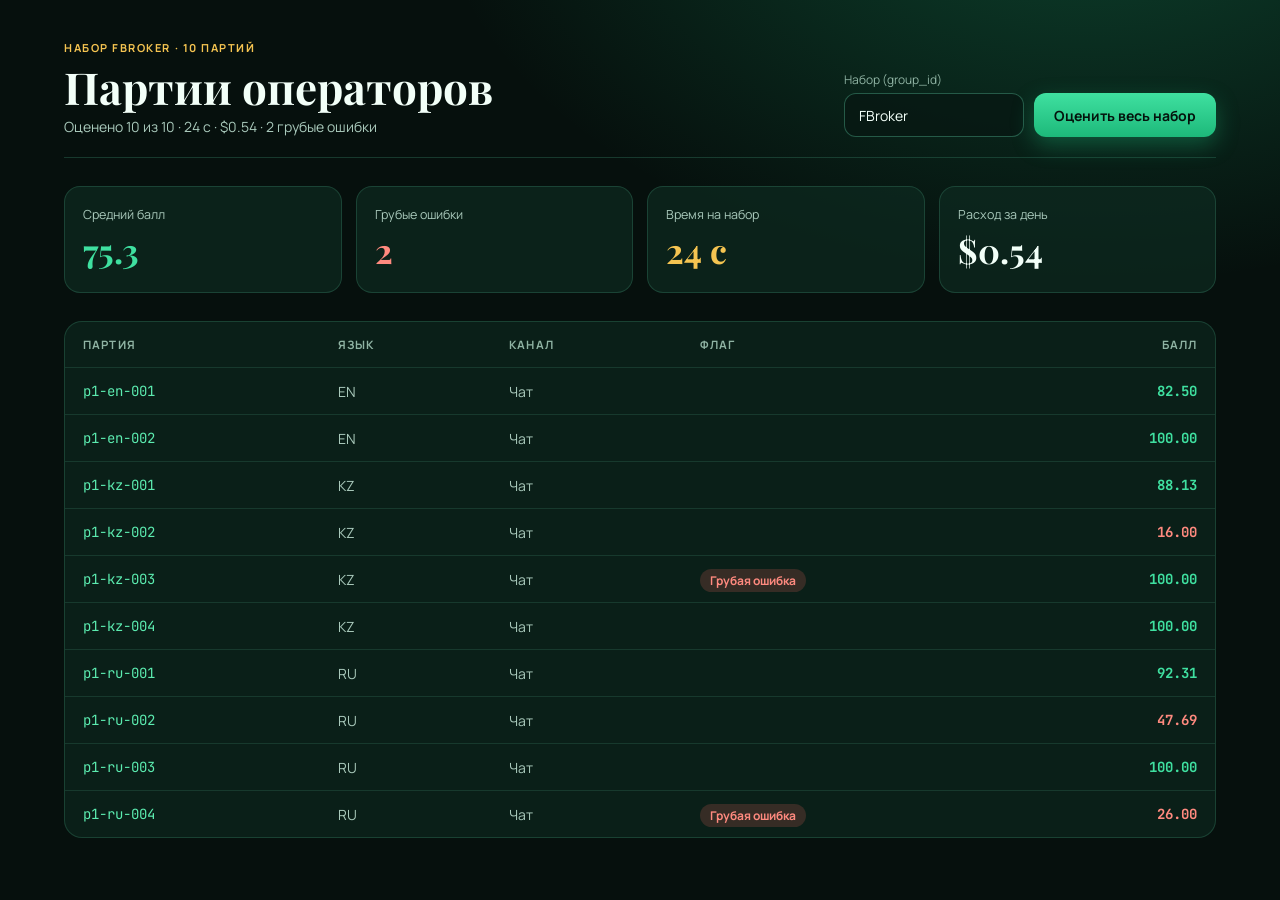
<file: docs/design/list.html>
<!doctype html>
<html lang="ru">
<head>
<meta charset="utf-8">
<title>Список партий</title>
<meta name="viewport" content="width=device-width, initial-scale=1">
<link rel="stylesheet" href="https://fonts.googleapis.com/css2?family=Playfair+Display:wght@600;700&amp;family=Manrope:wght@400;500;600;700&amp;family=JetBrains+Mono:wght@500&amp;display=swap">
<style>
body{margin:0;background:#06100D}
a{color:#5CECB0}a:hover{color:#B8FFE0}
</style>

</head>
<body>


<div style="min-height: 900px; box-sizing: border-box; font-family: Manrope, 'Segoe UI', system-ui, sans-serif; color: #F2FFF8; font-size: 14px; line-height: 1.5; background: radial-gradient(1100px 700px at 85% -15%, rgba(29,185,122,.30), transparent 60%), #06100D; padding: 40px max(16px, 5vw) 56px; display: flex; flex-direction: column; gap: 28px">

<header style="display: flex; flex-wrap: wrap; align-items: flex-end; gap: 20px; padding-bottom: 20px; border-bottom: 1px solid rgba(46,107,85,.45)">
<div style="flex: 1 1 360px; min-width: 0; display: flex; flex-direction: column; gap: 6px">
<span style="font-size: 11px; letter-spacing: .14em; text-transform: uppercase; color: #F5C451; font-weight: 700">Набор FBroker · 10 партий</span>
<h1 style="margin: 0; font-family: 'Playfair Display', Georgia, serif; font-size: 44px; line-height: 1.08; text-wrap: balance">Партии операторов</h1>
<span style="color: #A9C9BB">Оценено 10 из 10 · 24 с · $0.54 · 2 грубые ошибки</span>
</div>
<div style="display: flex; flex-wrap: wrap; gap: 10px; align-items: flex-end">
<label for="group" style="display: flex; flex-direction: column; gap: 4px; font-size: 12px; color: #8FB3A3">Набор (group_id)
<input id="group" type="text" value="FBroker" style="min-height: 44px; box-sizing: border-box; padding: 0 14px; border-radius: 12px; border: 1px solid rgba(46,107,85,.8); background: rgba(8,24,19,.8); color: #F2FFF8; font: inherit; font-size: 14px; width: 180px"></label>
<a href="#" style="display: inline-flex; align-items: center; min-height: 44px; padding: 0 20px; border-radius: 12px; font-weight: 700; text-decoration: none; color: #04140D; background: linear-gradient(180deg, #3FE0A0, #1DB97A); box-shadow: 0 8px 22px rgba(29,185,122,.35)">Оценить весь набор</a>
</div>
</header>

<div style="display: grid; grid-template-columns: repeat(4, minmax(0, 1fr)); gap: 14px">
<div style="padding: 16px 18px; border-radius: 16px; background: rgba(14,42,33,.72); border: 1px solid rgba(46,107,85,.45)"><span style="font-size: 12.5px; color: #A9C9BB">Средний балл</span><b style="display: block; font-family: 'Playfair Display', Georgia, serif; font-size: 34px; color: #3FE0A0">75.3</b></div>
<div style="padding: 16px 18px; border-radius: 16px; background: rgba(14,42,33,.72); border: 1px solid rgba(46,107,85,.45)"><span style="font-size: 12.5px; color: #A9C9BB">Грубые ошибки</span><b style="display: block; font-family: 'Playfair Display', Georgia, serif; font-size: 34px; color: #FF8A7F">2</b></div>
<div style="padding: 16px 18px; border-radius: 16px; background: rgba(14,42,33,.72); border: 1px solid rgba(46,107,85,.45)"><span style="font-size: 12.5px; color: #A9C9BB">Время на набор</span><b style="display: block; font-family: 'Playfair Display', Georgia, serif; font-size: 34px; color: #F5C451">24 с</b></div>
<div style="padding: 16px 18px; border-radius: 16px; background: rgba(14,42,33,.72); border: 1px solid rgba(46,107,85,.45)"><span style="font-size: 12.5px; color: #A9C9BB">Расход за день</span><b style="display: block; font-family: 'Playfair Display', Georgia, serif; font-size: 34px">$0.54</b></div>
</div>

<div style="overflow-x: auto; border-radius: 18px; border: 1px solid rgba(46,107,85,.45); background: rgba(14,42,33,.6)">
<table style="width: 100%; min-width: 640px; border-collapse: collapse; font-variant-numeric: tabular-nums">
<thead><tr style="text-align: left; font-size: 11.5px; letter-spacing: .1em; text-transform: uppercase; color: #8FB3A3">
<th style="padding: 14px 18px; font-weight: 700">Партия</th><th style="padding: 14px 18px; font-weight: 700">Язык</th><th style="padding: 14px 18px; font-weight: 700">Канал</th><th style="padding: 14px 18px; font-weight: 700">Флаг</th><th style="padding: 14px 18px; font-weight: 700; text-align: right">Балл</th>
</tr></thead>
<tbody>

<tr style="border-top: 1px solid rgba(46,107,85,.35)">
<td style="padding: 12px 18px"><a href="review.html" style="font-family: 'JetBrains Mono', monospace; text-decoration: none">p1-en-001</a></td>
<td style="padding: 12px 18px; color: #A9C9BB">EN</td>
<td style="padding: 12px 18px; color: #A9C9BB">Чат</td>
<td style="padding: 12px 18px"></td>
<td style="padding: 12px 18px; text-align: right"><b style="font-family: JetBrains Mono, monospace; color: #3FE0A0">82.50</b></td>
</tr>

<tr style="border-top: 1px solid rgba(46,107,85,.35)">
<td style="padding: 12px 18px"><a href="review.html" style="font-family: 'JetBrains Mono', monospace; text-decoration: none">p1-en-002</a></td>
<td style="padding: 12px 18px; color: #A9C9BB">EN</td>
<td style="padding: 12px 18px; color: #A9C9BB">Чат</td>
<td style="padding: 12px 18px"></td>
<td style="padding: 12px 18px; text-align: right"><b style="font-family: JetBrains Mono, monospace; color: #3FE0A0">100.00</b></td>
</tr>

<tr style="border-top: 1px solid rgba(46,107,85,.35)">
<td style="padding: 12px 18px"><a href="review.html" style="font-family: 'JetBrains Mono', monospace; text-decoration: none">p1-kz-001</a></td>
<td style="padding: 12px 18px; color: #A9C9BB">KZ</td>
<td style="padding: 12px 18px; color: #A9C9BB">Чат</td>
<td style="padding: 12px 18px"></td>
<td style="padding: 12px 18px; text-align: right"><b style="font-family: JetBrains Mono, monospace; color: #3FE0A0">88.13</b></td>
</tr>

<tr style="border-top: 1px solid rgba(46,107,85,.35)">
<td style="padding: 12px 18px"><a href="review.html" style="font-family: 'JetBrains Mono', monospace; text-decoration: none">p1-kz-002</a></td>
<td style="padding: 12px 18px; color: #A9C9BB">KZ</td>
<td style="padding: 12px 18px; color: #A9C9BB">Чат</td>
<td style="padding: 12px 18px"></td>
<td style="padding: 12px 18px; text-align: right"><b style="font-family: JetBrains Mono, monospace; color: #FF8A7F">16.00</b></td>
</tr>

<tr style="border-top: 1px solid rgba(46,107,85,.35)">
<td style="padding: 12px 18px"><a href="review.html" style="font-family: 'JetBrains Mono', monospace; text-decoration: none">p1-kz-003</a></td>
<td style="padding: 12px 18px; color: #A9C9BB">KZ</td>
<td style="padding: 12px 18px; color: #A9C9BB">Чат</td>
<td style="padding: 12px 18px"><span style="font-size: 12px; font-weight: 700; padding: 3px 10px; border-radius: 99px; background: rgba(255,107,94,.18); color: #FF8A7F">Грубая ошибка</span></td>
<td style="padding: 12px 18px; text-align: right"><b style="font-family: JetBrains Mono, monospace; color: #3FE0A0">100.00</b></td>
</tr>

<tr style="border-top: 1px solid rgba(46,107,85,.35)">
<td style="padding: 12px 18px"><a href="review.html" style="font-family: 'JetBrains Mono', monospace; text-decoration: none">p1-kz-004</a></td>
<td style="padding: 12px 18px; color: #A9C9BB">KZ</td>
<td style="padding: 12px 18px; color: #A9C9BB">Чат</td>
<td style="padding: 12px 18px"></td>
<td style="padding: 12px 18px; text-align: right"><b style="font-family: JetBrains Mono, monospace; color: #3FE0A0">100.00</b></td>
</tr>

<tr style="border-top: 1px solid rgba(46,107,85,.35)">
<td style="padding: 12px 18px"><a href="review.html" style="font-family: 'JetBrains Mono', monospace; text-decoration: none">p1-ru-001</a></td>
<td style="padding: 12px 18px; color: #A9C9BB">RU</td>
<td style="padding: 12px 18px; color: #A9C9BB">Чат</td>
<td style="padding: 12px 18px"></td>
<td style="padding: 12px 18px; text-align: right"><b style="font-family: JetBrains Mono, monospace; color: #3FE0A0">92.31</b></td>
</tr>

<tr style="border-top: 1px solid rgba(46,107,85,.35)">
<td style="padding: 12px 18px"><a href="review.html" style="font-family: 'JetBrains Mono', monospace; text-decoration: none">p1-ru-002</a></td>
<td style="padding: 12px 18px; color: #A9C9BB">RU</td>
<td style="padding: 12px 18px; color: #A9C9BB">Чат</td>
<td style="padding: 12px 18px"></td>
<td style="padding: 12px 18px; text-align: right"><b style="font-family: JetBrains Mono, monospace; color: #FF8A7F">47.69</b></td>
</tr>

<tr style="border-top: 1px solid rgba(46,107,85,.35)">
<td style="padding: 12px 18px"><a href="review.html" style="font-family: 'JetBrains Mono', monospace; text-decoration: none">p1-ru-003</a></td>
<td style="padding: 12px 18px; color: #A9C9BB">RU</td>
<td style="padding: 12px 18px; color: #A9C9BB">Чат</td>
<td style="padding: 12px 18px"></td>
<td style="padding: 12px 18px; text-align: right"><b style="font-family: JetBrains Mono, monospace; color: #3FE0A0">100.00</b></td>
</tr>

<tr style="border-top: 1px solid rgba(46,107,85,.35)">
<td style="padding: 12px 18px"><a href="review.html" style="font-family: 'JetBrains Mono', monospace; text-decoration: none">p1-ru-004</a></td>
<td style="padding: 12px 18px; color: #A9C9BB">RU</td>
<td style="padding: 12px 18px; color: #A9C9BB">Чат</td>
<td style="padding: 12px 18px"><span style="font-size: 12px; font-weight: 700; padding: 3px 10px; border-radius: 99px; background: rgba(255,107,94,.18); color: #FF8A7F">Грубая ошибка</span></td>
<td style="padding: 12px 18px; text-align: right"><b style="font-family: JetBrains Mono, monospace; color: #FF8A7F">26.00</b></td>
</tr>

</tbody>
</table>
</div>
</div>


</body>
</html>
</file>
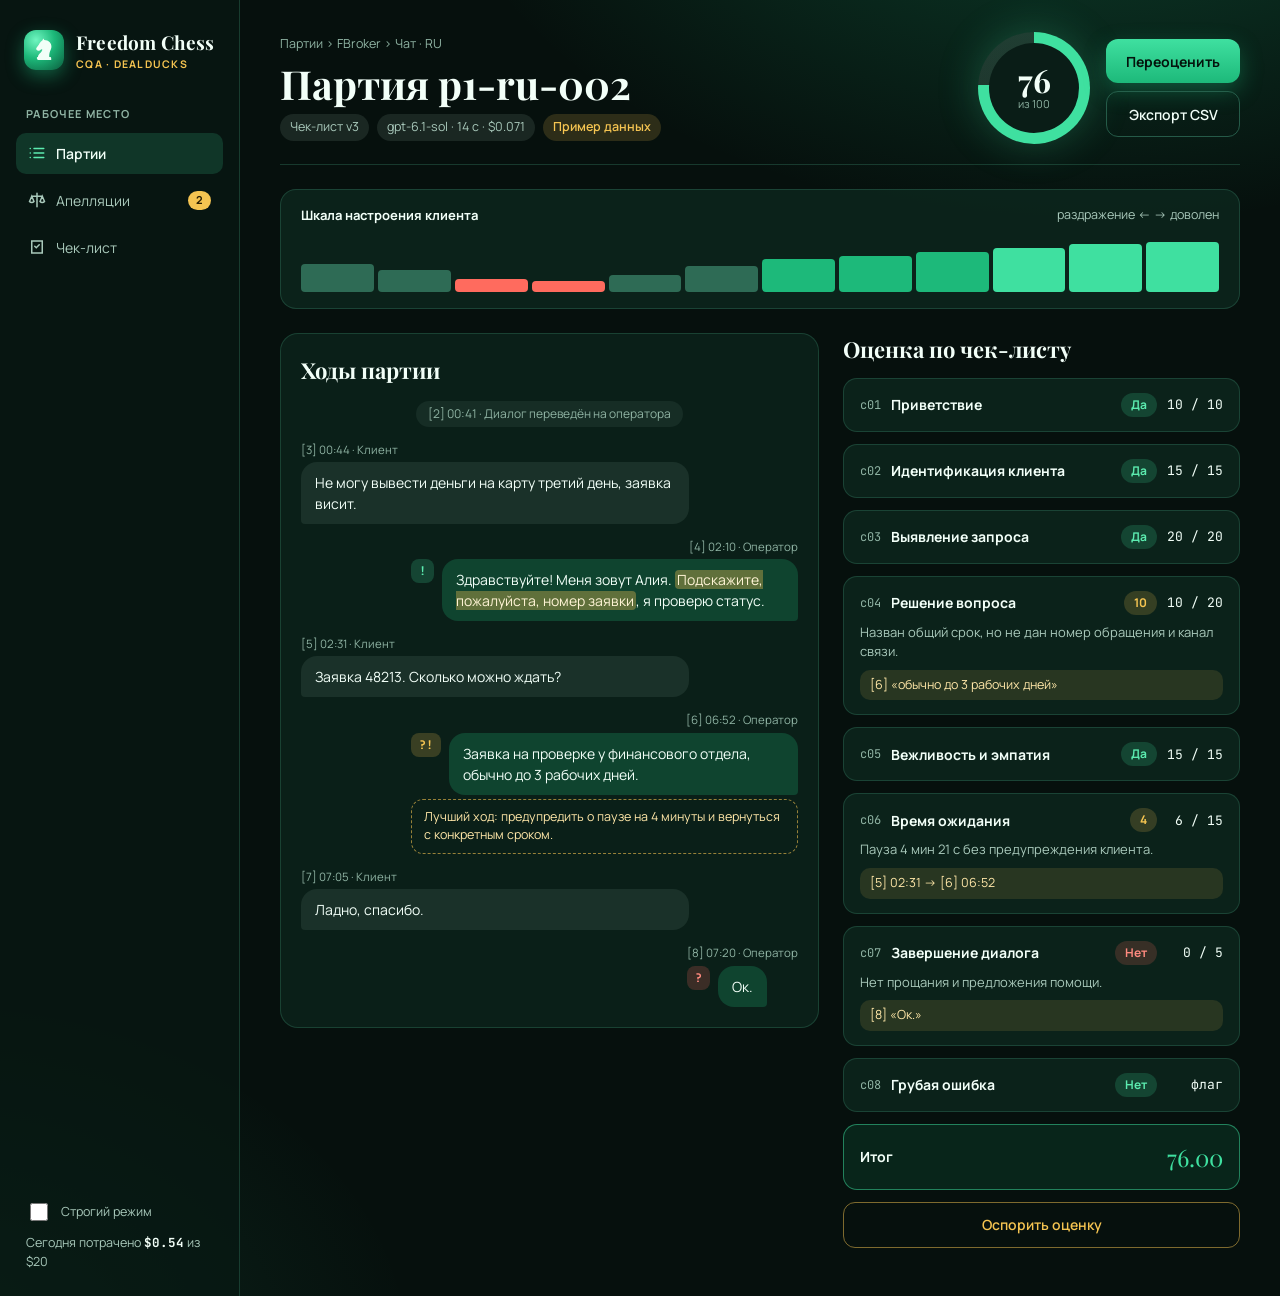
<file: docs/design/review.html>
<!doctype html>
<html lang="ru">
<head>
<meta charset="utf-8">
<title>Разбор диалога</title>
<meta name="viewport" content="width=device-width, initial-scale=1">
<link rel="stylesheet" href="https://fonts.googleapis.com/css2?family=Playfair+Display:wght@600;700&amp;family=Manrope:wght@400;500;600;700&amp;family=JetBrains+Mono:wght@500&amp;display=swap">
<style>
body{margin:0;background:#06100D}
a{color:#5CECB0}a:hover{color:#B8FFE0}
</style>

</head>
<body>


<div style="min-height: 1120px; box-sizing: border-box; display: flex; flex-wrap: wrap; font-family: Manrope, 'Segoe UI', system-ui, sans-serif; color: #F2FFF8; background: radial-gradient(1100px 700px at 85% -15%, rgba(29,185,122,.30), transparent 60%), radial-gradient(800px 600px at -5% 105%, rgba(63,224,160,.12), transparent 60%), #06100D; font-size: 14px; line-height: 1.5">

<aside style="flex: 1 1 240px; max-width: 100%; box-sizing: border-box; padding: 24px 16px; display: flex; flex-direction: column; gap: 6px; background: rgba(8,24,19,.72); border-right: 1px solid rgba(46,107,85,.45)">
<a href="#" style="display: flex; align-items: center; gap: 12px; padding: 4px 8px 20px; text-decoration: none; color: #F2FFF8">
<span style="width: 40px; height: 40px; border-radius: 12px; display: grid; place-items: center; background: radial-gradient(circle at 30% 25%, #6FF5C0, #1DB97A 45%, #0B5C3D 100%); box-shadow: 0 6px 18px rgba(29,185,122,.45)">
<svg width="24" height="24" viewBox="0 0 100 100" aria-hidden="true"><path fill="#F2FFF8" d="M24 92h56v-8c0-3-2-5-5-5h-3c-1-12 2-22 6-30 5-10 4-22-4-31-6-7-15-10-23-10l-4-6-4 8c-6 4-11 10-14 17L19 41c-2 3-2 7 1 9l3 2c3 2 6 2 9 0l7-5c2-1 4 0 4 2-1 6-6 11-11 16-5 5-7 10-7 14h0c-3 0-5 2-5 5z"></path></svg>
</span>
<span style="display: flex; flex-direction: column"><b style="font-family: 'Playfair Display', Georgia, serif; font-size: 19px; letter-spacing: .01em">Freedom Chess</b><small style="font-size: 10.5px; letter-spacing: .12em; text-transform: uppercase; color: #F5C451; font-weight: 700">CQA · DealDucks</small></span>
</a>
<span style="font-size: 11px; letter-spacing: .12em; text-transform: uppercase; color: #8FB3A3; padding: 8px 10px 4px; font-weight: 700">Рабочее место</span>
<a href="list.html" style="display: flex; align-items: center; gap: 10px; padding: 10px 12px; border-radius: 10px; color: #F2FFF8; background: rgba(63,224,160,.16); text-decoration: none; font-weight: 600">
<svg width="18" height="18" viewBox="0 0 24 24" fill="none" stroke="#5CECB0" stroke-width="2" stroke-linecap="round" aria-hidden="true"><path d="M8 6h13M8 12h13M8 18h13M3 6h.01M3 12h.01M3 18h.01"></path></svg>Партии</a>
<a href="#" style="display: flex; align-items: center; gap: 10px; padding: 10px 12px; border-radius: 10px; color: #A9C9BB; text-decoration: none">
<svg width="18" height="18" viewBox="0 0 24 24" fill="none" stroke="currentColor" stroke-width="2" stroke-linecap="round" aria-hidden="true"><path d="M12 3v18M5 7h14M5 7l-3 7a4 4 0 0 0 6 0zM19 7l-3 7a4 4 0 0 0 6 0z"></path></svg>Апелляции<span style="margin-left: auto; font-size: 11px; font-weight: 700; padding: 1px 8px; border-radius: 99px; background: #F5C451; color: #2A1E02">2</span></a>
<a href="#" style="display: flex; align-items: center; gap: 10px; padding: 10px 12px; border-radius: 10px; color: #A9C9BB; text-decoration: none">
<svg width="18" height="18" viewBox="0 0 24 24" fill="none" stroke="currentColor" stroke-width="2" stroke-linecap="round" aria-hidden="true"><path d="M9 11l2 2 4-4M5 4h14v16H5z"></path></svg>Чек-лист</a>
<div style="margin-top: auto; padding: 16px 10px 0; display: flex; flex-direction: column; gap: 10px; font-size: 12.5px; color: #A9C9BB">
<label for="strict" style="display: flex; align-items: center; gap: 10px"><input id="strict" type="checkbox" style="accent-color: #1DB97A; width: 18px; height: 18px">Строгий режим</label>
<span>Сегодня потрачено <b style="color: #F2FFF8; font-family: 'JetBrains Mono', monospace">$0.54</b> из $20</span>
</div>
</aside>

<main style="flex: 999 1 560px; min-width: 0; box-sizing: border-box; padding: 32px 40px 48px; display: flex; flex-direction: column; gap: 24px">

<header style="display: flex; flex-wrap: wrap; align-items: center; gap: 24px; padding-bottom: 20px; border-bottom: 1px solid rgba(46,107,85,.45)">
<div style="flex: 1 1 360px; min-width: 0; display: flex; flex-direction: column; gap: 8px">
<span style="font-size: 12.5px; color: #8FB3A3">Партии › FBroker › Чат · RU</span>
<h1 style="margin: 0; font-family: 'Playfair Display', Georgia, serif; font-size: 40px; line-height: 1.1; font-weight: 700; text-wrap: balance">Партия p1-ru-002</h1>
<div style="display: flex; flex-wrap: wrap; gap: 8px; font-size: 12.5px">
<span style="padding: 4px 10px; border-radius: 99px; background: rgba(169,201,187,.12); color: #A9C9BB">Чек-лист v3</span>
<span style="padding: 4px 10px; border-radius: 99px; background: rgba(169,201,187,.12); color: #A9C9BB">gpt-6.1-sol · 14 с · $0.071</span>
<span style="padding: 4px 10px; border-radius: 99px; background: rgba(245,196,81,.16); color: #F5C451; font-weight: 600">Пример данных</span>
</div>
</div>
<div style="display: flex; align-items: center; gap: 16px">
<div style="width: 112px; height: 112px; border-radius: 50%; display: grid; place-items: center; background: conic-gradient(#3FE0A0 0 76%, rgba(169,201,187,.14) 76% 100%); box-shadow: 0 0 40px rgba(63,224,160,.25)">
<div style="width: 90px; height: 90px; border-radius: 50%; background: #0A1D17; display: flex; flex-direction: column; align-items: center; justify-content: center">
<b style="font-family: 'Playfair Display', Georgia, serif; font-size: 32px; line-height: 1">76</b><small style="font-size: 11px; color: #8FB3A3">из 100</small>
</div>
</div>
<div style="display: flex; flex-direction: column; gap: 8px">
<a href="#" style="display: inline-flex; align-items: center; justify-content: center; min-height: 44px; padding: 0 20px; border-radius: 12px; font-weight: 700; text-decoration: none; color: #04140D; background: linear-gradient(180deg, #3FE0A0, #1DB97A); box-shadow: 0 8px 22px rgba(29,185,122,.35)">Переоценить</a>
<a href="#" style="display: inline-flex; align-items: center; justify-content: center; min-height: 44px; padding: 0 20px; border-radius: 12px; font-weight: 600; text-decoration: none; color: #F2FFF8; border: 1px solid rgba(46,107,85,.8)">Экспорт CSV</a>
</div>
</div>
</header>


<section aria-label="Настроение клиента" style="display: flex; flex-direction: column; gap: 10px; padding: 16px 20px; border-radius: 16px; background: rgba(14,42,33,.72); border: 1px solid rgba(46,107,85,.45)">
<div style="display: flex; justify-content: space-between; gap: 12px; flex-wrap: wrap; font-size: 12.5px; color: #A9C9BB"><b style="color: #F2FFF8; font-size: 13px">Шкала настроения клиента</b><span>раздражение ← → доволен</span></div>
<div style="display: grid; grid-template-columns: repeat(12, minmax(0, 1fr)); gap: 4px; align-items: end; height: 56px">
<i style="height: 50%; border-radius: 4px; background: #2E6B55"></i><i style="height: 38%; border-radius: 4px; background: #2E6B55"></i><i style="height: 22%; border-radius: 4px; background: #FF6B5E"></i><i style="height: 18%; border-radius: 4px; background: #FF6B5E"></i><i style="height: 30%; border-radius: 4px; background: #2E6B55"></i><i style="height: 46%; border-radius: 4px; background: #2E6B55"></i><i style="height: 58%; border-radius: 4px; background: #1DB97A"></i><i style="height: 64%; border-radius: 4px; background: #1DB97A"></i><i style="height: 70%; border-radius: 4px; background: #1DB97A"></i><i style="height: 78%; border-radius: 4px; background: #3FE0A0"></i><i style="height: 84%; border-radius: 4px; background: #3FE0A0"></i><i style="height: 88%; border-radius: 4px; background: #3FE0A0"></i>
</div>
</section>


<div style="display: flex; flex-wrap: wrap; gap: 24px; align-items: flex-start">

<section aria-label="Транскрипт" style="flex: 1 1 480px; min-width: 0; display: flex; flex-direction: column; gap: 14px; padding: 20px; border-radius: 18px; background: rgba(14,42,33,.6); border: 1px solid rgba(46,107,85,.45)">
<h2 style="margin: 0; font-family: 'Playfair Display', Georgia, serif; font-size: 22px">Ходы партии</h2>

<div style="align-self: center; font-size: 12px; color: #8FB3A3; padding: 4px 12px; border-radius: 99px; background: rgba(169,201,187,.08)">[2] 00:41 · Диалог переведён на оператора</div>

<div style="display: flex; flex-direction: column; gap: 4px; max-width: 78%">
<span style="font-size: 11.5px; color: #8FB3A3">[3] 00:44 · Клиент</span>
<p style="margin: 0; padding: 10px 14px; border-radius: 16px 16px 16px 4px; background: rgba(169,201,187,.1)">Не могу вывести деньги на карту третий день, заявка висит.</p>
</div>

<div style="display: flex; flex-direction: column; gap: 4px; max-width: 78%; align-self: flex-end">
<span style="font-size: 11.5px; color: #8FB3A3; align-self: flex-end">[4] 02:10 · Оператор</span>
<div style="display: flex; gap: 8px; align-items: flex-start">
<span title="Хороший ход" style="flex: none; font-family: 'JetBrains Mono', monospace; font-weight: 700; font-size: 12px; padding: 3px 8px; border-radius: 8px; background: rgba(63,224,160,.2); color: #5CECB0">!</span>
<p style="margin: 0; padding: 10px 14px; border-radius: 16px 16px 4px 16px; background: rgba(29,185,122,.24)">Здравствуйте! Меня зовут Алия. <mark style="background: rgba(245,196,81,.35); color: #FFF4D6; border-radius: 4px; padding: 0 2px">Подскажите, пожалуйста, номер заявки</mark>, я проверю статус.</p>
</div>
</div>

<div style="display: flex; flex-direction: column; gap: 4px; max-width: 78%">
<span style="font-size: 11.5px; color: #8FB3A3">[5] 02:31 · Клиент</span>
<p style="margin: 0; padding: 10px 14px; border-radius: 16px 16px 16px 4px; background: rgba(169,201,187,.1)">Заявка 48213. Сколько можно ждать?</p>
</div>

<div style="display: flex; flex-direction: column; gap: 4px; max-width: 78%; align-self: flex-end">
<span style="font-size: 11.5px; color: #8FB3A3; align-self: flex-end">[6] 06:52 · Оператор</span>
<div style="display: flex; gap: 8px; align-items: flex-start">
<span title="Неточность" style="flex: none; font-family: 'JetBrains Mono', monospace; font-weight: 700; font-size: 12px; padding: 3px 8px; border-radius: 8px; background: rgba(245,196,81,.2); color: #F5C451">?!</span>
<p style="margin: 0; padding: 10px 14px; border-radius: 16px 16px 4px 16px; background: rgba(29,185,122,.24)">Заявка на проверке у финансового отдела, обычно до 3 рабочих дней.</p>
</div>

<div style="align-self: flex-end; max-width: 100%; font-size: 12.5px; padding: 8px 12px; border-radius: 12px; border: 1px dashed rgba(245,196,81,.6); color: #FFE7A8">Лучший ход: предупредить о паузе на 4 минуты и вернуться с конкретным сроком.</div>

</div>

<div style="display: flex; flex-direction: column; gap: 4px; max-width: 78%">
<span style="font-size: 11.5px; color: #8FB3A3">[7] 07:05 · Клиент</span>
<p style="margin: 0; padding: 10px 14px; border-radius: 16px 16px 16px 4px; background: rgba(169,201,187,.1)">Ладно, спасибо.</p>
</div>

<div style="display: flex; flex-direction: column; gap: 4px; max-width: 78%; align-self: flex-end">
<span style="font-size: 11.5px; color: #8FB3A3; align-self: flex-end">[8] 07:20 · Оператор</span>
<div style="display: flex; gap: 8px; align-items: flex-start">
<span title="Ошибка" style="flex: none; font-family: 'JetBrains Mono', monospace; font-weight: 700; font-size: 12px; padding: 3px 8px; border-radius: 8px; background: rgba(255,107,94,.2); color: #FF8A7F">?</span>
<p style="margin: 0; padding: 10px 14px; border-radius: 16px 16px 4px 16px; background: rgba(29,185,122,.24)">Ок.</p>
</div>
</div>
</section>

<section aria-label="Критерии" style="flex: 1 1 380px; min-width: 0; display: flex; flex-direction: column; gap: 12px">
<h2 style="margin: 0; font-family: 'Playfair Display', Georgia, serif; font-size: 22px">Оценка по чек-листу</h2>

<div style="display: flex; flex-direction: column; gap: 8px; padding: 14px 16px; border-radius: 14px; background: rgba(14,42,33,.72); border: 1px solid rgba(46,107,85,.45)">
<div style="display: flex; align-items: center; gap: 10px">
<span style="font-family: 'JetBrains Mono', monospace; font-size: 12px; color: #8FB3A3">c01</span>
<b style="flex: 1; min-width: 0">Приветствие</b>
<span style="font-size: 12px; font-weight: 700; padding: 3px 10px; border-radius: 99px; background: rgba(63,224,160,.18); color: #5CECB0">Да</span>
<span style="font-family: 'JetBrains Mono', monospace; font-size: 13px; min-width: 56px; text-align: right">10 / 10</span>
</div>

</div>

<div style="display: flex; flex-direction: column; gap: 8px; padding: 14px 16px; border-radius: 14px; background: rgba(14,42,33,.72); border: 1px solid rgba(46,107,85,.45)">
<div style="display: flex; align-items: center; gap: 10px">
<span style="font-family: 'JetBrains Mono', monospace; font-size: 12px; color: #8FB3A3">c02</span>
<b style="flex: 1; min-width: 0">Идентификация клиента</b>
<span style="font-size: 12px; font-weight: 700; padding: 3px 10px; border-radius: 99px; background: rgba(63,224,160,.18); color: #5CECB0">Да</span>
<span style="font-family: 'JetBrains Mono', monospace; font-size: 13px; min-width: 56px; text-align: right">15 / 15</span>
</div>

</div>

<div style="display: flex; flex-direction: column; gap: 8px; padding: 14px 16px; border-radius: 14px; background: rgba(14,42,33,.72); border: 1px solid rgba(46,107,85,.45)">
<div style="display: flex; align-items: center; gap: 10px">
<span style="font-family: 'JetBrains Mono', monospace; font-size: 12px; color: #8FB3A3">c03</span>
<b style="flex: 1; min-width: 0">Выявление запроса</b>
<span style="font-size: 12px; font-weight: 700; padding: 3px 10px; border-radius: 99px; background: rgba(63,224,160,.18); color: #5CECB0">Да</span>
<span style="font-family: 'JetBrains Mono', monospace; font-size: 13px; min-width: 56px; text-align: right">20 / 20</span>
</div>

</div>

<div style="display: flex; flex-direction: column; gap: 8px; padding: 14px 16px; border-radius: 14px; background: rgba(14,42,33,.72); border: 1px solid rgba(46,107,85,.45)">
<div style="display: flex; align-items: center; gap: 10px">
<span style="font-family: 'JetBrains Mono', monospace; font-size: 12px; color: #8FB3A3">c04</span>
<b style="flex: 1; min-width: 0">Решение вопроса</b>
<span style="font-size: 12px; font-weight: 700; padding: 3px 10px; border-radius: 99px; background: rgba(245,196,81,.18); color: #F5C451">10</span>
<span style="font-family: 'JetBrains Mono', monospace; font-size: 13px; min-width: 56px; text-align: right">10 / 20</span>
</div>

<p style="margin: 0; font-size: 13px; color: #A9C9BB">Назван общий срок, но не дан номер обращения и канал связи.</p>
<a href="#" style="font-size: 12.5px; padding: 6px 10px; border-radius: 10px; background: rgba(245,196,81,.12); color: #FFE7A8; text-decoration: none">[6] «обычно до 3 рабочих дней»</a>

</div>

<div style="display: flex; flex-direction: column; gap: 8px; padding: 14px 16px; border-radius: 14px; background: rgba(14,42,33,.72); border: 1px solid rgba(46,107,85,.45)">
<div style="display: flex; align-items: center; gap: 10px">
<span style="font-family: 'JetBrains Mono', monospace; font-size: 12px; color: #8FB3A3">c05</span>
<b style="flex: 1; min-width: 0">Вежливость и эмпатия</b>
<span style="font-size: 12px; font-weight: 700; padding: 3px 10px; border-radius: 99px; background: rgba(63,224,160,.18); color: #5CECB0">Да</span>
<span style="font-family: 'JetBrains Mono', monospace; font-size: 13px; min-width: 56px; text-align: right">15 / 15</span>
</div>

</div>

<div style="display: flex; flex-direction: column; gap: 8px; padding: 14px 16px; border-radius: 14px; background: rgba(14,42,33,.72); border: 1px solid rgba(46,107,85,.45)">
<div style="display: flex; align-items: center; gap: 10px">
<span style="font-family: 'JetBrains Mono', monospace; font-size: 12px; color: #8FB3A3">c06</span>
<b style="flex: 1; min-width: 0">Время ожидания</b>
<span style="font-size: 12px; font-weight: 700; padding: 3px 10px; border-radius: 99px; background: rgba(245,196,81,.18); color: #F5C451">4</span>
<span style="font-family: 'JetBrains Mono', monospace; font-size: 13px; min-width: 56px; text-align: right">6 / 15</span>
</div>

<p style="margin: 0; font-size: 13px; color: #A9C9BB">Пауза 4 мин 21 с без предупреждения клиента.</p>
<a href="#" style="font-size: 12.5px; padding: 6px 10px; border-radius: 10px; background: rgba(245,196,81,.12); color: #FFE7A8; text-decoration: none">[5] 02:31 → [6] 06:52</a>

</div>

<div style="display: flex; flex-direction: column; gap: 8px; padding: 14px 16px; border-radius: 14px; background: rgba(14,42,33,.72); border: 1px solid rgba(46,107,85,.45)">
<div style="display: flex; align-items: center; gap: 10px">
<span style="font-family: 'JetBrains Mono', monospace; font-size: 12px; color: #8FB3A3">c07</span>
<b style="flex: 1; min-width: 0">Завершение диалога</b>
<span style="font-size: 12px; font-weight: 700; padding: 3px 10px; border-radius: 99px; background: rgba(255,107,94,.18); color: #FF8A7F">Нет</span>
<span style="font-family: 'JetBrains Mono', monospace; font-size: 13px; min-width: 56px; text-align: right">0 / 5</span>
</div>

<p style="margin: 0; font-size: 13px; color: #A9C9BB">Нет прощания и предложения помощи.</p>
<a href="#" style="font-size: 12.5px; padding: 6px 10px; border-radius: 10px; background: rgba(245,196,81,.12); color: #FFE7A8; text-decoration: none">[8] «Ок.»</a>

</div>

<div style="display: flex; flex-direction: column; gap: 8px; padding: 14px 16px; border-radius: 14px; background: rgba(14,42,33,.72); border: 1px solid rgba(46,107,85,.45)">
<div style="display: flex; align-items: center; gap: 10px">
<span style="font-family: 'JetBrains Mono', monospace; font-size: 12px; color: #8FB3A3">c08</span>
<b style="flex: 1; min-width: 0">Грубая ошибка</b>
<span style="font-size: 12px; font-weight: 700; padding: 3px 10px; border-radius: 99px; background: rgba(63,224,160,.18); color: #5CECB0">Нет</span>
<span style="font-family: 'JetBrains Mono', monospace; font-size: 13px; min-width: 56px; text-align: right">флаг</span>
</div>

</div>

<div style="display: flex; justify-content: space-between; align-items: center; padding: 14px 16px; border-radius: 14px; border: 1px solid rgba(63,224,160,.5); background: rgba(29,185,122,.12)">
<b>Итог</b><span style="font-family: 'Playfair Display', Georgia, serif; font-size: 24px; color: #3FE0A0">76.00</span>
</div>
<a href="#" style="display: inline-flex; align-items: center; justify-content: center; min-height: 44px; border-radius: 12px; font-weight: 600; text-decoration: none; color: #F5C451; border: 1px solid rgba(245,196,81,.5)">Оспорить оценку</a>
</section>

</div>
</main>
</div>


</body>
</html>
</file>
